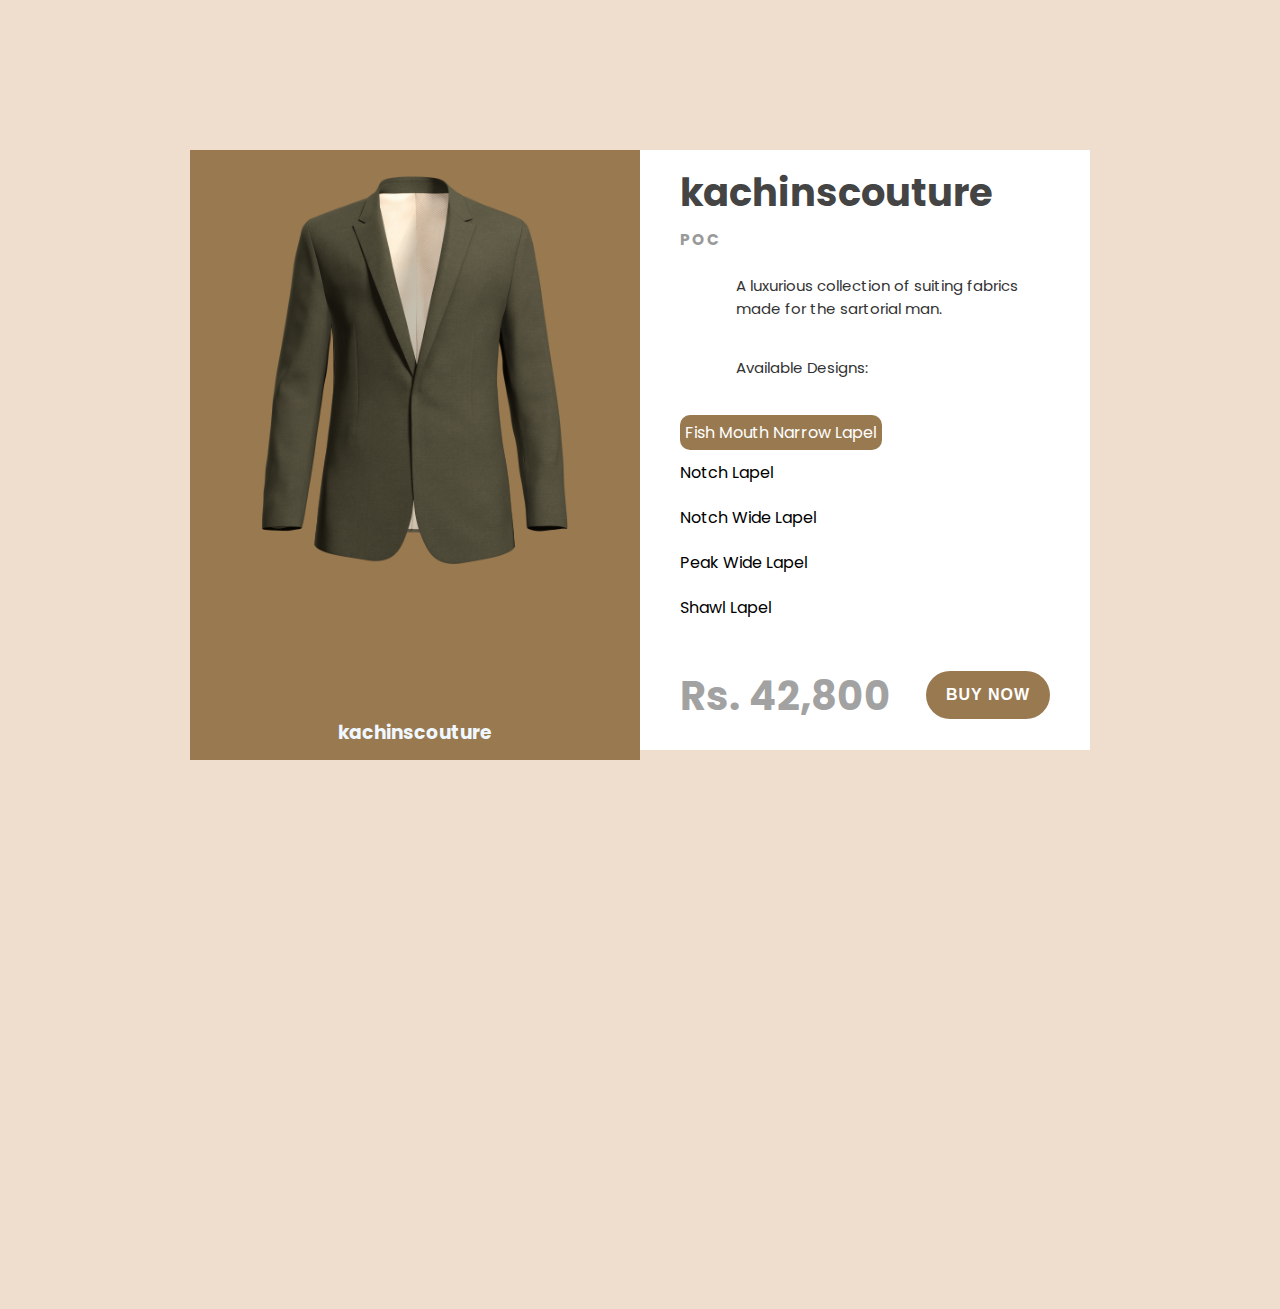
<file: test.html>
<!DOCTYPE html>
<html lang="en">
  <head>
    <meta charset="UTF-8" />
    <title>2D Configurator | POC</title>
    <link rel="stylesheet" href="./style.css" />
  </head>
  <body>
    <!DOCTYPE html>
    <html lang="en">
      <head>
        <meta charset="UTF-8" />
        <meta name="viewport" content="width=device-width, initial-scale=1.0" />
        <meta http-equiv="X-UA-Compatible" content="ie=edge" />
        <title>Product Card UI Design</title>
      </head>
      <body onload="createImageList()">
        <div class="container">
          <div class="imgBx" style="padding-top: 10px; margin-top: auto; margin-bottom: auto">
            <div
              style="
                position: absolute;
                width: 100%;
                height: 100%;
                top: 0;
                left: 0;
              "
            >
              <img style="margin-top: auto; margin-bottom: auto" src="images/Base.png" alt="N" />
            </div>
            <div
              style="
                position: absolute;
                width: 100%;
                height: 100%;
                top: 0;
                left: 0;
              "
            >
              <img style="margin-top: auto; margin-bottom: auto" id="previewImage" src="images/1.png" alt="N" />
            </div>
            <div style="
              position: absolute;
                width: 100%;
                height: 100%;
                top: 90%;
                left: 0;">
                <h3 style="text-align:center;color: aliceblue;">
                    kachinscouture
                </h3></div>
          </div>

          <div class="details">
            <div class="content">
              <h2>
                kachinscouture <br />
                <span>POC</span>
              </h2>
              <p>
                A luxurious collection of suiting fabrics made for the sartorial
                man. 
              </p>
              <p class="product-colors">
                Available Designs:
                <ul id="imageList"></ul>
              </p>
              <h3>Rs. 42,800</h3>
              <button>Buy Now</button>
            </div>
          </div>
        </div>

        <script>
          var imageData = [
            {
              imageUrl: "images/1.png",
              title: "Fish Mouth Narrow Lapel",
              caption: "Caption for Image 1",
            },
            {
              imageUrl: "images/2.png",
              title: "Notch Lapel",
              caption: "Caption for Image 2",
            },
            {
              imageUrl: "images/3.png",
              title: "Notch Wide Lapel",
              caption: "Caption for Image 3",
            },
            {
              imageUrl: "images/4.png",
              title: "Peak Wide Lapel",
              caption: "Caption for Image 4",
            },
            {
              imageUrl: "images/5.png",
              title: "Shawl Lapel",
              caption: "Caption for Image 5",
            },
          ];

          function changePreviewImage(imageUrl) {
            var previewImage = document.getElementById("previewImage");
            previewImage.src = imageUrl;
          }

          function createImageList() {
            var imageList = document.getElementById("imageList");

            for (var i = 0; i < imageData.length; i++) {
              var title = imageData[i].title;
              var imageUrl = imageData[i].imageUrl;

              var listItem = document.createElement("li");
              listItem.textContent = title;
              if (i === 0) {
                listItem.classList.add("selected");
              }

              (function (url, item) {
                item.addEventListener("click", function () {
                  var listItems = document.querySelectorAll("#imageList li");
                  listItems.forEach(function (item) {
                    item.classList.remove("selected");
                  });

                  item.classList.add("selected");

                  changePreviewImage(url);
                });
              })(imageUrl, listItem);

              imageList.appendChild(listItem);
            }
          }
        </script>
      </body>
    </html>
  </body>
</html>
</file>
<file: style.css>
@import url("https://fonts.googleapis.com/css?family=Poppins:400,500,600,800&display=swap");

body {
  margin: 0;
  padding: 0;
  display: flex;
  justify-content: center;
  align-items: center;
  min-height: 100vh;
  font-family: "Poppins", sans-serif;
  background: #EFDECD;
  overflow-y: hidden;
}

.container {
  position: relative;
  display: flex;
  flex-wrap: wrap;
  justify-content: space-between;
  width: 900px;
  height: 600px;
  background: #fff;
  margin: 20px;
  /* overflow-y: auto; */
}

.container .imgBx {
  position: relative;
  display: flex;
  justify-content: center;
  align-items: center;
  width: 50%;
  height: 100%;
  background: #997950;
  transition: 0.3s linear;
  background-image: url("images/Base.png");
}

.container .imgBx img {
  position: relative;
  width: 100%;

  /* transform: rotate(-30deg); */
  /* left: 50px; */
  transition: 0.9s linear;
}

.container .details {
  display: flex;
  justify-content: center;
  align-items: center;
  width: 50%;
  height: 100%;
  box-sizing: border-box;
  padding: 40px;
}

.container .details h2 {
  margin: 0;
  padding: 0;
  font-size: 2.4em;
  line-height: 1em;
  color: #444;
}

.container .details h2 span {
  font-size: 0.4em;
  text-transform: uppercase;
  letter-spacing: 2px;
  color: #999;
}

.container .details p {
  max-width: 85%;
  margin-left: 15%;
  color: #333;
  font-size: 15px;
  margin-bottom: 36px;
}

.container .details h3 {
  margin: 0;
  padding: 0;
  font-size: 2.5em;
  color: #a2a2a2;
  float: left;
}
.container .details button {
  background: #997950;
  color: #fff;
  border: none;
  outline: none;
  padding: 15px 20px;
  margin-top: 5px;
  font-size: 16px;
  letter-spacing: 1px;
  text-transform: uppercase;
  font-weight: 600;
  border-radius: 40px;
  float: right;
}

.product-colors span {
  width: 26px;
  height: 26px;
  top: 7px;
  margin-right: 12px;
  left: 10px;
  border-radius: 50%;
  position: relative;
  cursor: pointer;
  display: inline-block;
}

.product-colors .active:after {
  content: "";
  width: 36px;
  height: 36px;
  border: 2px solid #000;
  position: absolute;
  border-radius: 50%;
  box-sizing: border-box;
  left: -5px;
  top: -5px;
}

/* responsive */
@media (max-width: 1080px) {
  body {
    overflow-y: auto;
  }
  .container {
    min-height: auto;
    height: 100% !important;
    overflow-y: auto !important;
  }
  .container .imgBx {
    padding: 40px;
    box-sizing: border-box;
    width: 100% !important;
    height: 390px !important;
    height: auto;
    text-align: center;
    overflow: hidden;
  }
  .container .imgBx img {
    margin-bottom: auto;
    margin-top: auto;
    /* left: initial; */
    /* max-width: 100%; */
    /* height: max-content !important; */
    /* transform: rotate(0deg); */
  }
  .details {
    width: 100% !important;
    height: auto;
    padding: 20px;
  }
  .container .details {
    padding-top: 10px;
  }
  .container .details h1 {
    font-size: 19px;
    margin-left: 0;
    max-width: 100%;
  }
  .container .details p {
    font-size: 10px;
    margin-left: 0;
    margin-bottom: 0;
    max-width: 100%;
  }
  .container .details h2 {
    margin-top: 5px;
    font-size: 13px;
  }
  .container .details h3 {
    font-size: 13px;
  }
  li {
    font-size: small;
  }
  .container .details button {
    background: #000;
    color: #fff;
    border: none;
    outline: none;
    padding: 10px 15px;
    margin-top: 5px;
    font-size: 12px;
    letter-spacing: 1px;
    text-transform: uppercase;
    font-weight: 600;
    border-radius: 30px;
    /* float: right; */
  }
}

footer {
  position: fixed;
  right: 16px;
  bottom: 12px;
}

footer a {
  color: #fff;
  text-decoration: none;
  font-size: 12px;
}
li {
  /* list-style: none; */
  cursor: pointer;
  padding-bottom: 10px;
  margin-bottom: 10px;
  display: flex;
  align-items: center;
}
li:hover {
  /* text-decoration: underline; */
}

/* selected */
.selected {
  list-style: lower-alpha;
  border-radius: 10px;
  color: rgb(255, 255, 255);
  background: #997950;
  width: fit-content;
  padding: 5px;
  text-decoration: none;
}
.selected:hover {
  text-decoration: none;
}

.sideImage {
  width: 40px;
  height: auto;
  border-radius: 5px;
  margin-right: 10px;
}
ul {
  list-style: none;
  padding: 0;
  margin: 0;
}
</file>
